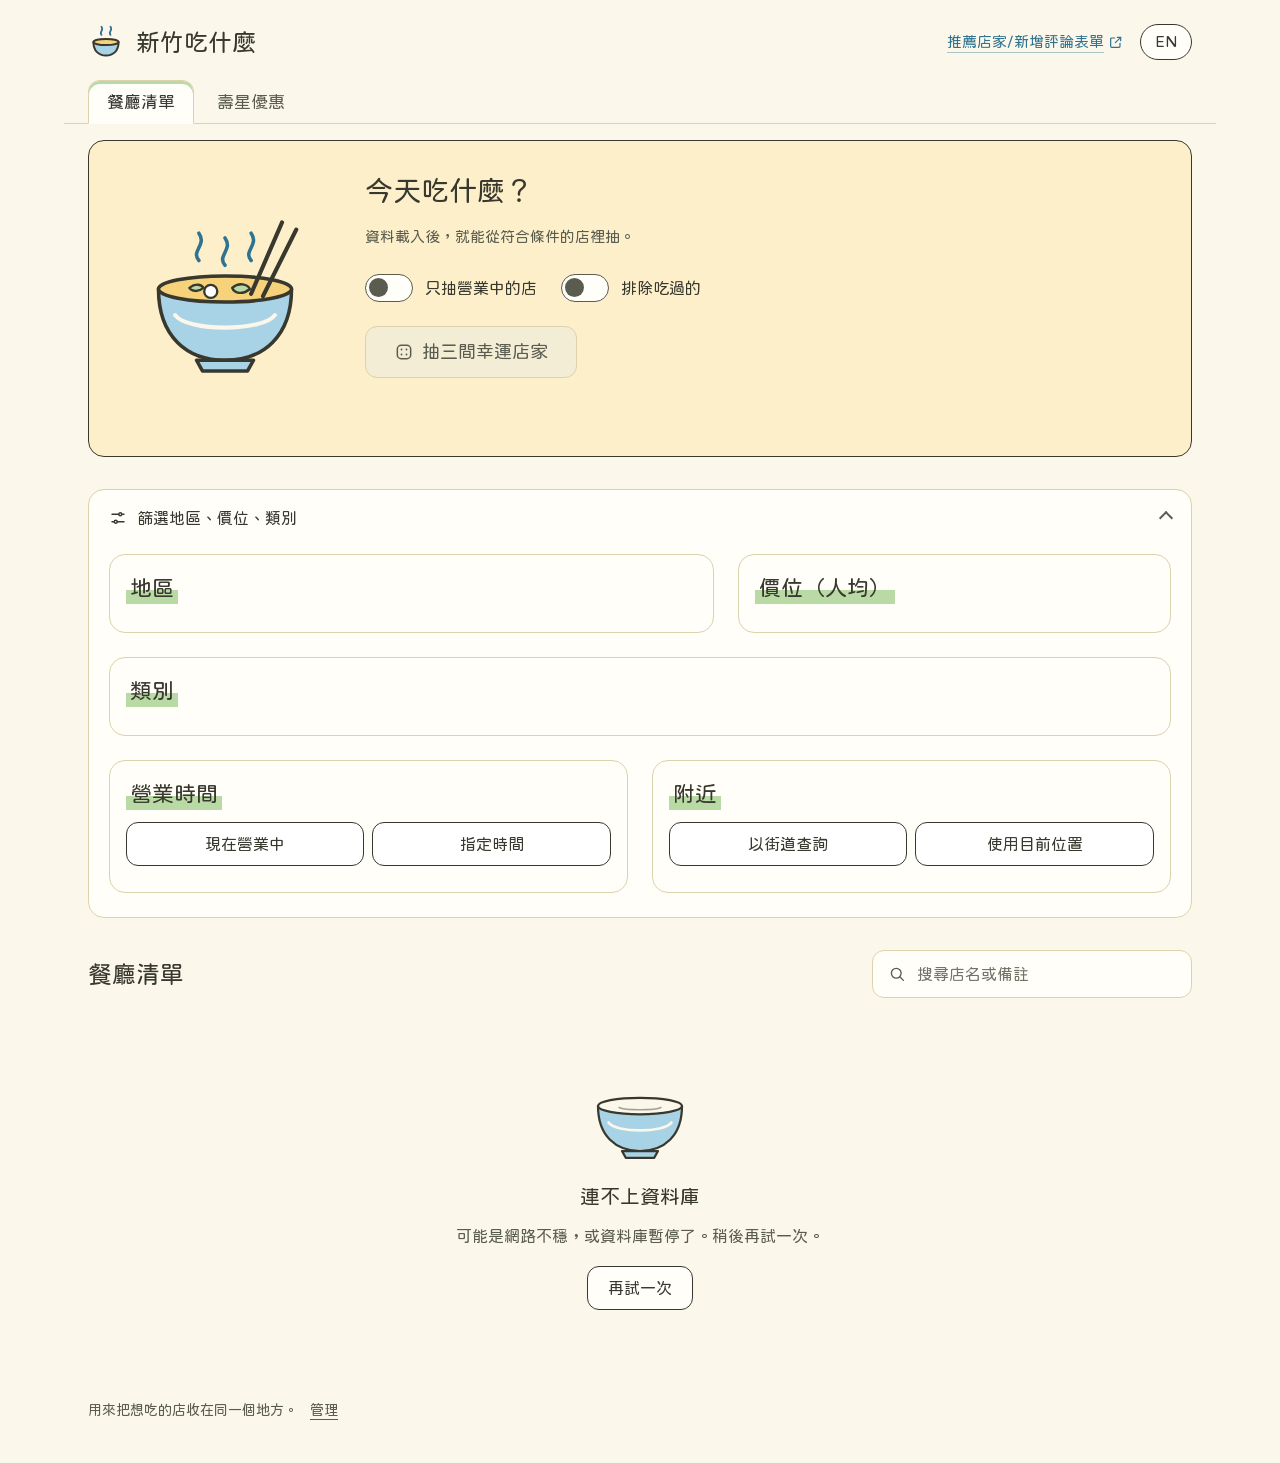
<file: index.html>
<!doctype html>
<html lang="zh-Hant">
<head>
  <meta charset="utf-8">
  <meta name="viewport" content="width=device-width, initial-scale=1">
  <title>新竹吃什麼</title>
  <meta name="description" content="新竹市與新竹縣的口袋餐廳清單。依地區、價位、類別篩選，也能隨機抽今天吃什麼。">
  <meta name="theme-color" content="#FBF7EA">
  <link rel="icon" href="favicon.svg" type="image/svg+xml">
  <link rel="preconnect" href="https://fonts.googleapis.com">
  <link rel="preconnect" href="https://fonts.gstatic.com" crossorigin>
  <link href="https://fonts.googleapis.com/css2?family=Huninn&display=swap" rel="stylesheet">
  <link rel="stylesheet" href="css/style.css?v=20261123f">
</head>
<body>
  <a class="skip" href="#list">跳到餐廳清單</a>

  <header class="top">
    <div class="brand">
      <span class="brand-mark" id="brand-mark"></span>
      <h1>新竹吃什麼</h1>
    </div>
    <div class="top-right">
      <a class="ext-link" href="https://forms.gle/wVN1hy4eoFBXPs8R6" target="_blank" rel="noopener noreferrer"><span>推薦店家/新增評論表單</span><span class="ext-icon" data-icon="external"></span><span class="sr">（開啟外部表單）</span></a>
      <button type="button" class="lang-toggle" id="lang-toggle">EN</button>
    </div>
  </header>
  <nav class="tabs" aria-label="頁面">
    <a class="tab" href="./" aria-current="page">餐廳清單</a>
    <a class="tab" href="birthday.html">壽星優惠</a>
  </nav>

  <p class="demo-banner" id="demo-banner" hidden>目前看到的是示範資料，店家都是虛構的，不是你的收藏。</p>

  <main>
    <section class="draw" aria-labelledby="draw-title">
      <div class="draw-art" id="draw-art" aria-hidden="true"></div>
      <div class="draw-body">
        <h2 id="draw-title">今天吃什麼？</h2>
        <p class="draw-hint" id="draw-hint">資料載入後，就能從符合條件的店裡抽。</p>

        <div class="switches">
          <label class="switch">
            <input type="checkbox" role="switch" id="opt-open">
            <span class="track" aria-hidden="true"></span>
            <span class="switch-text" id="opt-open-text">只抽營業中的店</span>
          </label>
          <label class="switch">
            <input type="checkbox" role="switch" id="opt-skip-visited">
            <span class="track" aria-hidden="true"></span>
            <span class="switch-text">排除吃過的</span>
          </label>
        </div>

        <button type="button" class="btn-primary" id="draw-btn" disabled>抽三間幸運店家</button>
        <p class="draw-note" id="draw-note" aria-live="polite"></p>
      </div>
      <div class="results" id="draw-result" aria-live="polite"></div>
    </section>

    <details class="filters" id="filters">
      <summary>
        <span class="summary-label" id="filters-label"></span>
        <span class="badge" id="filter-badge" hidden></span>
      </summary>
      <div class="filters-body">
        <div class="group">
          <h3>地區</h3>
          <div id="filter-areas"></div>
        </div>
        <div class="group">
          <h3>價位（人均）</h3>
          <div class="chips" id="filter-prices"></div>
        </div>
        <div class="group">
          <h3>類別</h3>
          <div id="filter-cats"></div>
        </div>
        <div class="group-pair">
        <div class="group group-when">
          <h3>營業時間</h3>
          <div class="near">
            <div class="near-ways">
              <button type="button" class="near-way" data-when-way="now" aria-pressed="false">現在營業中</button>
              <button type="button" class="near-way" data-when-way="at" aria-pressed="false">指定時間</button>
            </div>
            <form class="near-sentence" id="when-form" hidden>
              <span>找</span>
              <label class="sr" for="when-day">哪一天</label>
              <select id="when-day"></select>
              <label class="sr" for="when-hour">幾點</label>
              <select id="when-hour"></select>
              <span>有開的店家</span>
              <button type="submit" class="btn-primary near-go">搜尋</button>
            </form>
            <p class="near-status" id="when-status" aria-live="polite"></p>
            <button type="button" class="btn-text" id="when-cancel" hidden>取消營業時間篩選</button>
            <p class="near-note" id="when-note" hidden>僅以先前匯入的營業時間判定，實際需以 Google Map 當前版本為準（店家可能有修改過）。</p>
          </div>
        </div>
        <div class="group group-near">
          <h3>附近</h3>
          <div class="near">
            <div class="near-ways">
              <button type="button" class="near-way" data-near-way="street" aria-pressed="false">以街道查詢</button>
              <button type="button" class="near-way" data-near-way="gps" aria-pressed="false">使用目前位置</button>
            </div>
            <form class="near-sentence" id="near-form" hidden>
              <span>搜尋離</span>
              <label class="sr" for="near-input">起點的街道或地址</label>
              <input type="text" id="near-input" placeholder="例如 大學路" autocomplete="street-address">
              <span class="near-here" id="near-here" hidden>目前位置</span>
              <label class="sr" for="near-mode">交通方式</label>
              <select id="near-mode"></select>
              <label class="sr" for="near-min">幾分鐘內</label>
              <select id="near-min"></select>
              <span>分鐘內的店家</span>
              <button type="submit" class="btn-primary near-go">搜尋</button>
            </form>
            <p class="near-status" id="near-status" aria-live="polite"></p>
            <div class="chips" id="near-choices"></div>
            <button type="button" class="btn-text" id="near-cancel" hidden>取消附近篩選</button>
            <p class="near-note" id="near-note" hidden>清單依直線距離由近到遠排，分鐘數只是粗略估算，會多放寬 20%。實際時間請點卡片上的「路線」。</p>
          </div>
        </div>
        </div>
        <button type="button" class="btn-text" id="clear-filters" hidden>清除所有篩選</button>
      </div>
    </details>

    <section class="list-section" aria-labelledby="list-title">
      <div class="list-head">
        <h2 id="list-title">餐廳清單</h2>
        <p class="list-count sr" id="list-count" aria-live="polite"></p>
        <label class="search">
          <span class="sr">搜尋店名或備註</span>
          <span class="search-icon" id="search-icon"></span>
          <input type="search" id="search" placeholder="搜尋店名或備註" autocomplete="off">
        </label>
      </div>
      <div id="list" class="list" tabindex="-1"></div>
    </section>
  </main>

  <footer class="foot">
    <p>用來把想吃的店收在同一個地方。<a class="foot-link" href="admin.html">管理</a></p>
  </footer>

  <script type="module" src="js/app.js?v=20261123b"></script>
</body>
</html>
</file>
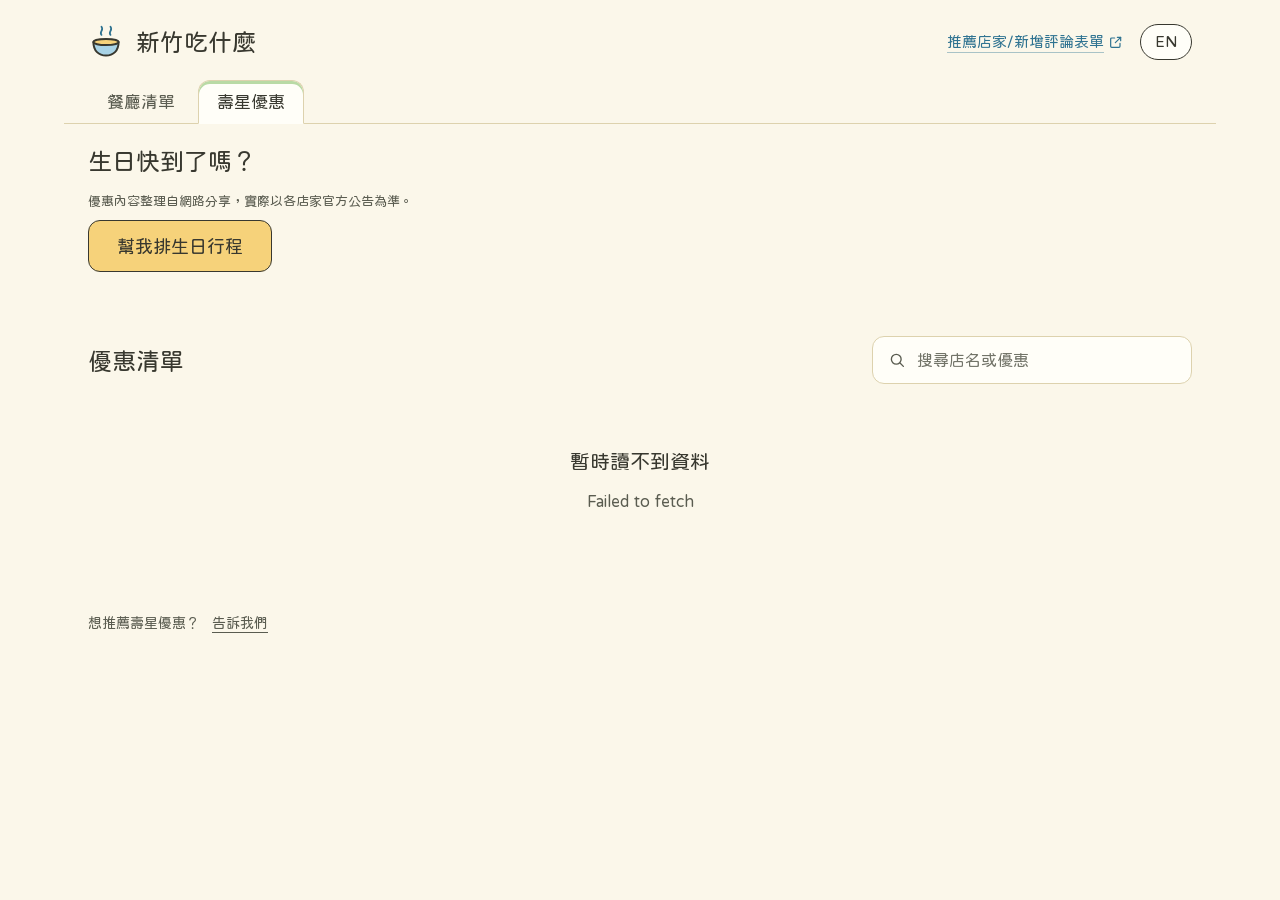
<file: birthday.html>
<!doctype html>
<html lang="zh-Hant">
<head>
  <meta charset="utf-8">
  <meta name="viewport" content="width=device-width, initial-scale=1">
  <title>壽星優惠 | 新竹吃什麼</title>
  <meta name="description" content="生日快到了嗎？看看新竹附近哪些店家有壽星優惠。">
  <meta name="theme-color" content="#FBF7EA">
  <link rel="icon" href="favicon.svg" type="image/svg+xml">
  <link rel="preconnect" href="https://fonts.googleapis.com">
  <link rel="preconnect" href="https://fonts.gstatic.com" crossorigin>
  <link href="https://fonts.googleapis.com/css2?family=Huninn&display=swap" rel="stylesheet">
  <link rel="stylesheet" href="css/style.css?v=20261123f">
</head>
<body>
  <header class="top">
    <div class="brand">
      <span class="brand-mark" id="brand-mark"></span>
      <h1>新竹吃什麼</h1>
    </div>
    <div class="top-right">
      <a class="ext-link" href="https://forms.gle/wVN1hy4eoFBXPs8R6" target="_blank" rel="noopener noreferrer"><span>推薦店家/新增評論表單</span><span class="ext-icon" data-icon="external"></span><span class="sr">（開啟外部表單）</span></a>
      <button type="button" class="lang-toggle" id="lang-toggle">EN</button>
    </div>
  </header>
  <nav class="tabs" aria-label="頁面">
    <a class="tab" href="./">餐廳清單</a>
    <a class="tab" href="birthday.html" aria-current="page">壽星優惠</a>
  </nav>

  <main>
    <section class="bday-intro">
      <h2>生日快到了嗎？</h2>
      <p class="near-note">優惠內容整理自網路分享，實際以各店家官方公告為準。</p>
      <div class="row actions">
        <button type="button" class="btn-primary" id="quiz-open">幫我排生日行程</button>
      </div>
    </section>

    <dialog class="quiz" id="quiz" aria-labelledby="quiz-heading"></dialog>

    <section class="bday-filter" id="filters" aria-labelledby="tags-title">
      <h3 id="tags-title" class="sr">依類別篩選</h3>
      <div class="chips" id="filter-tags"></div>
        <!-- 附近搜尋先關閉：壽星優惠只列品牌與優惠，分店請自行查詢。要恢復時把這段註解拿掉，並把 js/birthday.js 的 NEAR_ENABLED 改成 true。
        <div class="group group-near">
          <h3>附近</h3>
          <div class="near">
            <div class="near-ways">
              <button type="button" class="near-way" data-near-way="street" aria-pressed="false">以街道查詢</button>
              <button type="button" class="near-way" data-near-way="gps" aria-pressed="false">使用目前位置</button>
            </div>
            <form class="near-sentence" id="near-form" hidden>
              <span>搜尋離</span>
              <label class="sr" for="near-input">起點的街道或地址</label>
              <input type="text" id="near-input" placeholder="例如 大學路" autocomplete="street-address">
              <span class="near-here" id="near-here" hidden>目前位置</span>
              <label class="sr" for="near-mode">交通方式</label>
              <select id="near-mode"></select>
              <label class="sr" for="near-min">幾分鐘內</label>
              <select id="near-min"></select>
              <span>分鐘內的分店</span>
              <button type="submit" class="btn-primary near-go">搜尋</button>
            </form>
            <p class="near-status" id="near-status" aria-live="polite"></p>
            <div class="chips" id="near-choices"></div>
            <button type="button" class="btn-text" id="near-cancel" hidden>取消附近篩選</button>
            <p class="near-note" id="near-note" hidden>依直線距離由近到遠排，分鐘數只是粗略估算，會多放寬 20%。實際時間請點卡片上的「路線」。</p>
          </div>
        </div>
        -->
    </section>

    <section class="list-section" aria-labelledby="list-title">
      <div class="list-head">
        <h2 id="list-title">優惠清單</h2>
        <label class="search">
          <span class="sr">搜尋店名或優惠</span>
          <span class="search-icon" id="search-icon"></span>
          <input type="search" id="search" placeholder="搜尋店名或優惠" autocomplete="off">
        </label>
      </div>
      <div id="list" aria-live="polite"></div>
    </section>
  </main>

  <footer class="foot">
    <p>想推薦壽星優惠？<a class="foot-link" href="https://forms.gle/wVN1hy4eoFBXPs8R6" target="_blank" rel="noopener noreferrer">告訴我們</a></p>
  </footer>

  <script type="module" src="js/birthday.js?v=20261123g"></script>
</body>
</html>
</file>
<file: css/style.css>
/* 新竹吃什麼：日系繪本風。黃、藍、綠三色各有固定分工：
   黃 = 主要動作與價位，藍 = 地區，綠 = 類別。文字一律用深色墨水色，確保好讀。 */

:root {
  --paper: #fbf7ea;
  --paper-2: #f4edd5;
  --card: #fffef8;
  --ink: #38382f;
  --ink-soft: #5a5c50;
  --line: #ddd2ae;

  --yellow: #f6d27a;
  --yellow-soft: #fcefc9;
  --yellow-press: #efc25a;
  --blue: #a8d3e6;
  --blue-soft: #dceef6;
  --blue-deep: #2f7391;
  --green: #b9daa5;
  --green-soft: #e3f0da;
  --green-deep: #3d7632;

  --radius: 16px;
  --radius-s: 12px;
  --ease: cubic-bezier(0.16, 1, 0.3, 1);

  --font: 'Huninn', 'jf-openhuninn', 'Noto Sans TC', 'PingFang TC', 'Microsoft JhengHei', sans-serif;
  --gutter: 16px;

  color-scheme: light;
}

*,
*::before,
*::after {
  box-sizing: border-box;
}

html {
  -webkit-text-size-adjust: 100%;
  scrollbar-color: var(--line) var(--paper);
}

body {
  margin: 0;
  background: var(--paper);
  color: var(--ink);
  font-family: var(--font);
  font-size: 1rem;
  font-weight: 400;
  line-height: 1.75;
  font-synthesis: none; /* Huninn 只有一個字重，不讓瀏覽器硬加粗 */
  -webkit-font-smoothing: antialiased;
}

h1,
h2,
h3,
p {
  margin: 0;
  font-weight: 400;
  text-wrap: balance;
}

button,
input {
  font: inherit;
  color: inherit;
}

::selection {
  background: var(--yellow);
  color: var(--ink);
}

:focus-visible {
  outline: 3px solid var(--blue-deep);
  outline-offset: 3px;
  border-radius: 6px;
}

[hidden] {
  display: none !important;
}

.sr {
  position: absolute;
  width: 1px;
  height: 1px;
  overflow: hidden;
  clip-path: inset(50%);
  white-space: nowrap;
}

.skip {
  position: absolute;
  left: var(--gutter);
  top: -80px;
  padding: 8px 16px;
  background: var(--yellow);
  border: 1.5px solid var(--ink);
  border-radius: var(--radius-s);
  color: var(--ink);
  z-index: 10;
}
.skip:focus {
  top: 8px;
}

.ico {
  flex: none;
}

/* ---------- 版頭 ---------- */

.top {
  display: flex;
  align-items: center;
  justify-content: space-between;
  gap: 16px;
  max-width: 72rem;
  margin: 0 auto;
  padding: 20px var(--gutter) 8px;
}

.brand {
  display: flex;
  align-items: center;
  gap: 12px;
}
.brand h1 {
  font-size: 1.5rem;
  line-height: 1.2;
}
.brand-mark {
  display: grid;
}
.total {
  color: var(--ink-soft);
  font-size: 0.9375rem;
}

.demo-banner {
  max-width: calc(72rem - 2 * var(--gutter));
  margin: 8px auto 0;
  padding: 8px 16px;
  background: var(--blue-soft);
  border: 1.5px solid var(--blue);
  border-radius: var(--radius-s);
  font-size: 0.9375rem;
  width: calc(100% - 2 * var(--gutter));
}

main {
  max-width: 72rem;
  margin: 0 auto;
  padding: 16px var(--gutter) 48px;
  display: grid;
  gap: 32px;
}

/* ---------- 抽選區 ---------- */

.draw {
  display: grid;
  gap: 24px;
  padding: 24px 20px 28px;
  background: var(--yellow-soft);
  border: 1.5px solid var(--ink);
  border-radius: var(--radius);
}

.draw-art {
  display: grid;
  justify-items: center;
}
.draw-art .art {
  width: 132px;
  height: auto;
}

.draw-body {
  display: grid;
  gap: 16px;
  align-content: start;
}
.draw-body h2 {
  font-size: 1.75rem;
  line-height: 1.25;
}
.draw-hint {
  color: var(--ink-soft);
  font-size: 0.9375rem;
}
.draw-note {
  min-height: 1.75em;
  color: var(--ink-soft);
  font-size: 0.9375rem;
}

.seg {
  display: flex;
  flex-wrap: wrap;
  align-items: center;
  gap: 8px;
  margin: 0;
  padding: 0;
  border: 0;
}
.seg legend {
  float: left;
  margin-right: 12px;
  padding: 0;
  line-height: 44px;
}
.seg label {
  position: relative;
}
.seg input {
  position: absolute;
  inset: 0;
  opacity: 0;
  cursor: pointer;
}
.seg span {
  display: grid;
  place-items: center;
  min-width: 64px;
  min-height: 44px;
  padding: 0 16px;
  background: var(--card);
  border: 1.5px solid var(--line);
  border-radius: var(--radius-s);
  transition: background 0.2s var(--ease), border-color 0.2s var(--ease);
}
.seg label:hover span {
  border-color: var(--ink-soft);
}
.seg input:checked + span {
  background: var(--yellow);
  border-color: var(--ink);
}
.seg input:focus-visible + span {
  outline: 3px solid var(--blue-deep);
  outline-offset: 3px;
}

.switches {
  display: flex;
  flex-wrap: wrap;
  gap: 8px 24px;
}
.switch {
  display: inline-flex;
  align-items: center;
  gap: 12px;
  min-height: 44px;
  cursor: pointer;
  position: relative;
}
.switch input {
  position: absolute;
  inset: 0;
  opacity: 0;
  cursor: pointer;
}
.switch .track {
  position: relative;
  width: 48px;
  height: 28px;
  background: var(--card);
  border: 1.5px solid var(--ink-soft);
  border-radius: 999px;
  transition: background 0.2s var(--ease), border-color 0.2s var(--ease);
}
.switch .track::after {
  content: '';
  position: absolute;
  top: 3px;
  left: 3px;
  width: 19px;
  height: 19px;
  background: var(--ink-soft);
  border-radius: 50%;
  transition: transform 0.25s var(--ease), background 0.2s var(--ease);
}
.switch input:checked + .track {
  background: var(--green);
  border-color: var(--ink);
}
.switch input:checked + .track::after {
  transform: translateX(20px);
  background: var(--ink);
}
.switch input:focus-visible + .track {
  outline: 3px solid var(--blue-deep);
  outline-offset: 3px;
}

/* ---------- 按鈕 ---------- */

.btn-primary,
.btn-secondary {
  display: inline-flex;
  align-items: center;
  justify-content: center;
  gap: 8px;
  min-height: 52px;
  padding: 0 28px;
  border: 1.5px solid var(--ink);
  border-radius: var(--radius-s);
  font-size: 1.125rem;
  cursor: pointer;
  transition: background 0.2s var(--ease), transform 0.15s var(--ease), opacity 0.2s;
}
.btn-primary {
  justify-self: start;
  background: var(--yellow);
}
.btn-primary:hover:not(:disabled) {
  background: var(--yellow-press);
}
.btn-primary:active:not(:disabled) {
  transform: translateY(1px);
}
.btn-primary:disabled {
  background: var(--paper-2);
  border-color: var(--line);
  color: var(--ink-soft);
  cursor: not-allowed;
}
.btn-secondary {
  min-height: 44px;
  padding: 0 20px;
  background: var(--card);
  font-size: 1rem;
}
.btn-secondary:hover {
  background: var(--blue-soft);
}
.btn-text {
  justify-self: start;
  min-height: 44px;
  padding: 0 4px;
  background: none;
  border: 0;
  color: var(--blue-deep);
  text-decoration: underline;
  text-underline-offset: 4px;
  cursor: pointer;
}

/* ---------- 抽選結果 ---------- */

.results {
  display: grid;
  gap: 16px;
}
.results:empty {
  display: none;
}
.results .card {
  background: var(--card);
  border-color: var(--ink);
}
.results.is-fresh .card {
  animation: rise 0.6s var(--ease) both;
  animation-delay: calc(var(--i, 0) * 90ms);
}
@keyframes rise {
  from {
    opacity: 0;
    transform: translateY(14px) scale(0.98);
  }
}

/* ---------- 篩選 ---------- */

.filters {
  border: 1.5px solid var(--line);
  border-radius: var(--radius);
  background: var(--card);
}
.filters summary {
  display: flex;
  align-items: center;
  gap: 12px;
  min-height: 56px;
  padding: 0 20px;
  list-style: none;
  cursor: pointer;
}
.filters summary::-webkit-details-marker {
  display: none;
}
.summary-label {
  display: inline-flex;
  align-items: center;
  gap: 10px;
}
.filters summary::after {
  content: '';
  margin-left: auto;
  width: 10px;
  height: 10px;
  border-right: 2px solid var(--ink-soft);
  border-bottom: 2px solid var(--ink-soft);
  transform: rotate(45deg);
  transition: transform 0.25s var(--ease);
}
.filters[open] summary::after {
  transform: rotate(-135deg);
}
.badge {
  padding: 0 10px;
  background: var(--yellow);
  border: 1.5px solid var(--ink);
  border-radius: 999px;
  font-size: 0.875rem;
  line-height: 1.6;
}
.filters-body {
  display: grid;
  gap: 24px;
  padding: 8px 20px 24px;
}
.group {
  display: grid;
  gap: 12px;
  align-content: start;
}
.group h3 {
  justify-self: start;
  padding: 0 4px;
  font-size: 1.375rem;
  line-height: 1.5;
  color: var(--ink);
  background: linear-gradient(transparent 58%, var(--mark, var(--yellow)) 58%);
}
/* 每個篩選分類各自一個框；小標與選取狀態統一用綠色 */
.filters-body .group {
  padding: 16px;
  background: var(--card);
  border: 1.5px solid var(--line);
  border-radius: var(--radius);
}
.filters-body .group h3 {
  --mark: var(--green);
}
.group-pair {
  display: grid;
  gap: 24px;
}
.near {
  display: grid;
  gap: 10px;
}
.near-ways {
  display: grid;
  grid-template-columns: 1fr 1fr;
  gap: 8px;
}
.near-way {
  min-height: 44px;
  padding: 0 12px;
  font: inherit;
  color: var(--ink);
  background: #fff;
  border: 1.5px solid var(--ink);
  border-radius: 12px;
  cursor: pointer;
}
.near-way:hover {
  background: var(--paper-2);
}
.near-way[aria-pressed='true'] {
  background: var(--green);
}
.near-sentence {
  display: flex;
  flex-wrap: wrap;
  align-items: center;
  gap: 8px;
  padding: 12px;
  background: var(--green-soft);
  border-radius: 12px;
}
.near-sentence input,
.near-sentence select {
  min-height: 38px;
  padding: 0 10px;
  font: inherit;
  color: var(--ink);
  background: #fff;
  border: 1.5px solid var(--ink);
  border-radius: 10px;
}
.near-sentence input {
  flex: 1 1 140px;
  min-width: 0;
  max-width: 260px;
}
.near-here {
  padding: 4px 10px;
  background: #fff;
  border: 1.5px solid var(--ink);
  border-radius: 10px;
}
.near-go {
  min-height: 38px;
  padding: 0 16px;
}
.near-status:empty {
  display: none;
}
.near-status {
  min-height: 1.2em;
  font-size: 0.875rem;
  color: var(--ink-soft);
}
.near-status.is-error {
  color: #a3473f;
}
.near-note {
  font-size: 0.8125rem;
  color: var(--ink-soft);
}
.county {
  display: grid;
  gap: 8px;
}
.county + .county {
  margin-top: 12px;
}
.county-name {
  font-size: 0.875rem;
  color: var(--ink-soft);
}
.chips {
  display: flex;
  flex-wrap: wrap;
  gap: 6px;
}

.chip {
  display: inline-flex;
  align-items: center;
  gap: 3px;
  min-height: 30px;
  padding: 0 8px;
  font-size: 0.875rem;
  line-height: 1.2;
  background: var(--paper);
  border: 1.5px solid var(--line);
  border-radius: 999px;
  cursor: pointer;
  transition: background 0.2s var(--ease), border-color 0.2s var(--ease);
}
.chip .ico {
  display: none;
}
.chip .n {
  color: var(--ink-soft);
  font-size: 0.6875rem;
}
.chip:hover {
  border-color: var(--ink-soft);
}
.chip[aria-pressed='true'] {
  border-color: var(--ink);
}
.chip[aria-pressed='true'] .ico {
  display: inline;
}
.chip[aria-pressed='true'] {
  background: var(--green);
}
.chip[aria-pressed='true'] .n {
  color: var(--ink);
}

/* ---------- 清單 ---------- */

.list-head {
  display: grid;
  gap: 8px 16px;
  grid-template-columns: 1fr;
  margin-bottom: 20px;
}
.list-head h2 {
  font-size: 1.5rem;
  line-height: 1.3;
}
.list-count {
  color: var(--ink-soft);
  font-size: 0.9375rem;
}

.search {
  position: relative;
  display: block;
  margin-top: 4px;
}
.search-icon {
  position: absolute;
  left: 16px;
  top: 50%;
  transform: translateY(-50%);
  display: grid;
  color: var(--ink-soft);
  pointer-events: none;
}
.search input {
  width: 100%;
  min-height: 48px;
  padding: 0 16px 0 44px;
  background: var(--card);
  border: 1.5px solid var(--line);
  border-radius: var(--radius-s);
}
.search input::placeholder {
  color: var(--ink-soft);
  opacity: 0.85;
}
.search input:hover {
  border-color: var(--ink-soft);
}
.search input:focus {
  border-color: var(--ink);
  outline: 3px solid var(--blue-deep);
  outline-offset: 2px;
}

.list:focus {
  outline: none;
}
.grid {
  display: grid;
  gap: 16px;
}

/* ---------- 餐廳卡片 ---------- */

.card {
  display: grid;
  gap: 12px;
  align-content: start;
  padding: 18px 20px;
  background: var(--card);
  border: 1.5px solid var(--line);
  border-radius: var(--radius);
  transition: border-color 0.2s var(--ease);
}
.card:hover {
  border-color: var(--ink-soft);
}
.card-top {
  display: flex;
  align-items: baseline;
  justify-content: space-between;
  gap: 12px;
}
.card h3 {
  font-size: 1.25rem;
  line-height: 1.4;
  text-wrap: pretty;
}
.price {
  flex: none;
  font-size: 0.9375rem;
  letter-spacing: 0.04em;
}
.price .on {
  color: var(--ink);
}
.price .off {
  color: var(--line);
}

.tags {
  display: flex;
  flex-wrap: wrap;
  gap: 6px;
}
.tag {
  display: inline-flex;
  align-items: center;
  gap: 4px;
  padding: 0 12px;
  border-radius: 999px;
  font-size: 0.875rem;
  line-height: 1.8;
}
.tag-area {
  background: var(--blue-soft);
  border: 1.5px solid var(--blue);
}
.tag-near {
  background: var(--yellow-soft);
  border: 1.5px solid var(--yellow);
}
.tag-cat {
  background: var(--green-soft);
  border: 1.5px solid var(--green);
}
.tag-pending {
  background: var(--paper-2);
  border: 1.5px dashed var(--ink-soft);
  color: var(--ink-soft);
}
.tag-visited {
  background: var(--yellow-soft);
  border: 1.5px solid var(--yellow);
}

.addr {
  color: #6f7064;
  font-size: 0.8125rem;
  letter-spacing: 0.01em;
  overflow-wrap: anywhere;
}
.note {
  padding: 8px 12px;
  color: var(--ink);
  font-size: 0.9375rem;
  background: var(--yellow-soft);
  border-left: 4px solid var(--yellow);
  border-radius: 4px var(--radius-s) var(--radius-s) 4px;
  overflow-wrap: anywhere;
}
.note-link {
  color: var(--blue-deep);
  text-decoration: underline;
  text-underline-offset: 4px;
}

.card-foot {
  display: flex;
  flex-wrap: wrap;
  align-items: center;
  gap: 4px 16px;
  margin-top: 4px;
}
.link {
  display: inline-flex;
  align-items: center;
  gap: 6px;
  min-height: 44px;
  color: var(--blue-deep);
  font-size: 0.9375rem;
  text-decoration: underline;
  text-decoration-color: color-mix(in srgb, var(--blue-deep) 40%, transparent);
  text-underline-offset: 5px;
  transition: text-decoration-color 0.2s var(--ease);
}
.link:hover {
  text-decoration-color: var(--blue-deep);
}
.open {
  display: inline-flex;
  align-items: center;
  gap: 4px;
  margin-left: auto;
  font-size: 0.875rem;
}
.open.is-open {
  color: var(--green-deep);
}
.open.is-closed {
  color: var(--ink-soft);
}

/* ---------- 載入、空、錯誤狀態 ---------- */

.state {
  display: grid;
  justify-items: center;
  gap: 8px;
  padding: 40px 16px;
  text-align: center;
}
.state .art {
  width: 120px;
  height: auto;
  margin-bottom: 8px;
}
.state h3 {
  font-size: 1.25rem;
}
.state p {
  color: var(--ink-soft);
  margin-bottom: 8px;
}

.foot-link {
  margin-left: 12px;
  color: var(--ink-soft);
  text-underline-offset: 4px;
}

.foot {
  max-width: 72rem;
  margin: 0 auto;
  padding: 0 var(--gutter) 40px;
  color: var(--ink-soft);
  font-size: 0.875rem;
}

/* ---------- 寬螢幕 ---------- */

@media (min-width: 640px) {
  :root {
    --gutter: 24px;
  }
  .grid {
    grid-template-columns: repeat(2, 1fr);
  }
  .results {
    grid-template-columns: repeat(auto-fit, minmax(260px, 1fr));
  }
  .list-head {
    grid-template-columns: auto 1fr minmax(240px, 320px);
    align-items: center;
  }
  .search {
    margin-top: 0;
    grid-column: 3;
    grid-row: 1 / span 1;
  }
  .list-count {
    grid-column: 2;
  }
}

@media (min-width: 900px) {
  .draw {
    grid-template-columns: 200px 1fr;
    align-items: center;
    padding: 32px 36px 36px;
    column-gap: 40px;
  }
  .draw-art .art {
    width: 190px;
  }
  .results {
    grid-column: 1 / -1;
  }
  .filters-body {
    grid-template-columns: 1.4fr 1fr;
    column-gap: 24px;
  }
  .filters-body .group:nth-child(3) {
    grid-column: 1 / -1;
  }
  .filters-body > .btn-text {
    grid-column: 1 / -1;
  }
  /* 營業時間與附近並排，各佔一半，按鈕一樣大 */
  .group-pair {
    grid-column: 1 / -1;
    grid-template-columns: 1fr 1fr;
    column-gap: 24px;
  }
}

@media (min-width: 1100px) {
  .grid {
    grid-template-columns: repeat(3, 1fr);
  }
}

@media (prefers-reduced-motion: reduce) {
  *,
  *::before,
  *::after {
    animation: none !important;
    transition: none !important;
  }
}

.suggest {
  color: var(--ink);
  flex: none;
  text-decoration: none;
  white-space: nowrap;
}

/* ---------- 壽星優惠 ---------- */
.top-actions {
  display: flex;
  flex-wrap: wrap;
  justify-content: flex-end;
  gap: 8px;
}
.top-actions .btn-secondary {
  min-height: 44px;
  padding: 0 16px;
  font-size: 1rem;
}
.bday-intro {
  display: grid;
  gap: 8px;
}
.bday-intro h2 {
  font-size: 1.5rem;
}
.bday-offer {
  padding: 10px 12px;
  background: var(--blue-soft);
  border-left: 4px solid var(--blue);
  border-radius: 10px;
  line-height: 1.6;
}
.bday-branches summary {
  cursor: pointer;
  color: var(--blue-deep);
  min-height: 32px;
}
.bday-county {
  margin-top: 12px;
  font-size: 0.9375rem;
  color: var(--ink-soft);
}
.bday-branches ul {
  display: grid;
  gap: 10px;
  margin: 8px 0 0;
  padding: 0;
  list-style: none;
}
.bday-branches li {
  display: grid;
  gap: 2px;
  padding-top: 8px;
  border-top: 1px dashed var(--line);
}
.top {
  flex-wrap: wrap;
}
.brand h1 {
  white-space: nowrap;
}
@media (max-width: 480px) {
  .top-actions {
    flex: 1 1 100%;
    justify-content: flex-start;
  }
}

/* ---------- 頁面分頁與外部表單連結 ---------- */
.tabs {
  display: flex;
  gap: 4px;
  max-width: 72rem;
  margin: 8px auto 0;
  padding: 0 var(--gutter);
  border-bottom: 1.5px solid var(--line);
}
.tab {
  display: inline-flex;
  align-items: center;
  min-height: 44px;
  padding: 0 18px;
  margin-bottom: -1.5px;
  color: var(--ink-soft);
  font-size: 1.0625rem;
  text-decoration: none;
  border: 1.5px solid transparent;
  border-radius: 12px 12px 0 0;
}
.tab:hover {
  color: var(--ink);
  background: var(--paper-2);
}
.tab[aria-current='page'] {
  color: var(--ink);
  background: var(--card);
  border-color: var(--line);
  border-bottom-color: var(--card);
  box-shadow: inset 0 3px 0 var(--green);
}
.ext-link {
  display: inline-flex;
  align-items: center;
  gap: 4px;
  min-height: 44px;
  color: var(--blue-deep);
  font-size: 0.9375rem;
  text-decoration: underline;
  text-decoration-color: color-mix(in srgb, var(--blue-deep) 40%, transparent);
  text-underline-offset: 5px;
}
.ext-icon {
  display: inline-grid;
}
.bday-filter {
  display: grid;
  gap: 8px;
}

.top-right {
  display: flex;
  align-items: center;
  flex-wrap: wrap;
  gap: 4px 16px;
}
.lang-toggle {
  min-height: 36px;
  min-width: 52px;
  padding: 0 12px;
  font: inherit;
  font-size: 0.9375rem;
  color: var(--ink);
  background: var(--card);
  border: 1.5px solid var(--ink);
  border-radius: 999px;
  cursor: pointer;
}
.lang-toggle:hover {
  background: var(--green-soft);
}

/* ---------- 生日行程測驗 ---------- */
.quiz {
  width: min(640px, calc(100% - 32px));
  max-height: 88vh;
  overflow-y: auto;
  padding: 20px;
  color: var(--ink);
  background: var(--card);
  border: 1.5px solid var(--ink);
  border-radius: var(--radius);
}
.quiz[open] {
  display: grid;
  gap: 14px;
}
.quiz::backdrop {
  background: rgba(60, 50, 30, 0.45);
}
.quiz h3 {
  font-size: 1.25rem;
}
.quiz-head {
  display: flex;
  align-items: center;
  justify-content: space-between;
  gap: 12px;
}
/* 進度：五個圈圈，答完一題亮一個 */
.quiz-dots {
  display: flex;
  gap: 8px;
  margin-left: auto;
}
.quiz-dot {
  width: 14px;
  height: 14px;
  border: 1.5px solid var(--ink);
  border-radius: 50%;
  background: #fff;
  transition: background 0.25s, transform 0.25s;
}
.quiz-dot.is-now {
  border-width: 2.5px;
}
.quiz-dot.is-done {
  background: var(--yellow);
  box-shadow: 0 0 0 3px var(--yellow-soft);
}
@media (prefers-reduced-motion: reduce) {
  .quiz-dot {
    transition: none;
  }
}
.quiz-progress {
  color: var(--ink-soft);
  font-size: 0.875rem;
}
.quiz-opts {
  display: grid;
  grid-template-columns: repeat(auto-fill, minmax(150px, 1fr));
  gap: 8px;
}
.quiz-opt {
  min-height: 48px;
  padding: 8px 12px;
  font: inherit;
  color: var(--ink);
  background: #fff;
  border: 1.5px solid var(--ink);
  border-radius: 12px;
  cursor: pointer;
}
.quiz-opt:hover {
  background: var(--paper-2);
}
.quiz-opt[aria-pressed='true'] {
  background: var(--green);
}
.quiz-select {
  min-height: 44px;
  max-width: 260px;
  padding: 0 10px;
  font: inherit;
  background: #fff;
  border: 1.5px solid var(--ink);
  border-radius: 10px;
}
.quiz-back {
  justify-self: start;
}
.quiz-title {
  font-size: 1.375rem;
}
.quiz-plan {
  display: grid;
  gap: 12px;
  margin: 0;
  padding: 0;
  list-style: none;
}
.quiz-stop {
  display: grid;
  grid-template-columns: 4.5rem 1fr;
  gap: 12px;
  padding-top: 12px;
  border-top: 1px dashed var(--line);
}
.quiz-time {
  font-weight: 700;
  color: var(--blue-deep);
}
.quiz-stop-body {
  display: grid;
  gap: 8px;
}
.quiz-stop-body h4 {
  margin: 0;
  font-size: 1.125rem;
}
.quiz-stop-body > * {
  margin: 0;
}
.tag-when {
  background: var(--yellow-soft);
}
.tag-when-day,
.tag-when-day_month {
  background: var(--yellow);
}
.tag-reason {
  background: var(--paper-2);
}
@media (max-width: 480px) {
  .quiz-stop {
    grid-template-columns: 1fr;
    gap: 4px;
  }
}
.quiz-close {
  display: grid;
  place-items: center;
  width: 40px;
  height: 40px;
  padding: 0;
  color: var(--ink);
  background: transparent;
  border: 1.5px solid transparent;
  border-radius: 50%;
  cursor: pointer;
}
.quiz-close:hover {
  background: var(--paper-2);
  border-color: var(--line);
}
.quiz-next,
.quiz-back {
  display: inline-flex;
  align-items: center;
  gap: 6px;
}
.quiz-head-result {
  align-items: flex-start;
}
.quiz-head-result .quiz-title {
  margin: 0;
  padding-top: 4px;
}
/* 結果頁的四個動作：圓形圖示加一行小字，排成一列 */
.quiz-actions {
  display: grid;
  grid-template-columns: repeat(4, 1fr);
  gap: 8px;
  padding-top: 12px;
  border-top: 1px dashed var(--line);
}
.quiz-act {
  display: grid;
  justify-items: center;
  gap: 6px;
  padding: 4px 0;
  font: inherit;
  color: var(--ink);
  background: none;
  border: 0;
  cursor: pointer;
}
.quiz-act-icon {
  display: grid;
  place-items: center;
  width: 52px;
  height: 52px;
  background: #fff;
  border: 1.5px solid var(--ink);
  border-radius: 50%;
  transition: background 0.2s, transform 0.2s;
}
.quiz-act:hover .quiz-act-icon {
  background: var(--paper-2);
  transform: translateY(-2px);
}
.quiz-act.is-main .quiz-act-icon {
  background: var(--yellow);
}
.quiz-act.is-done .quiz-act-icon {
  background: var(--green);
}
.quiz-act-text {
  font-size: 0.875rem;
  line-height: 1.3;
  text-align: center;
}
@media (prefers-reduced-motion: reduce) {
  .quiz-act-icon {
    transition: none;
  }
}
</file>
